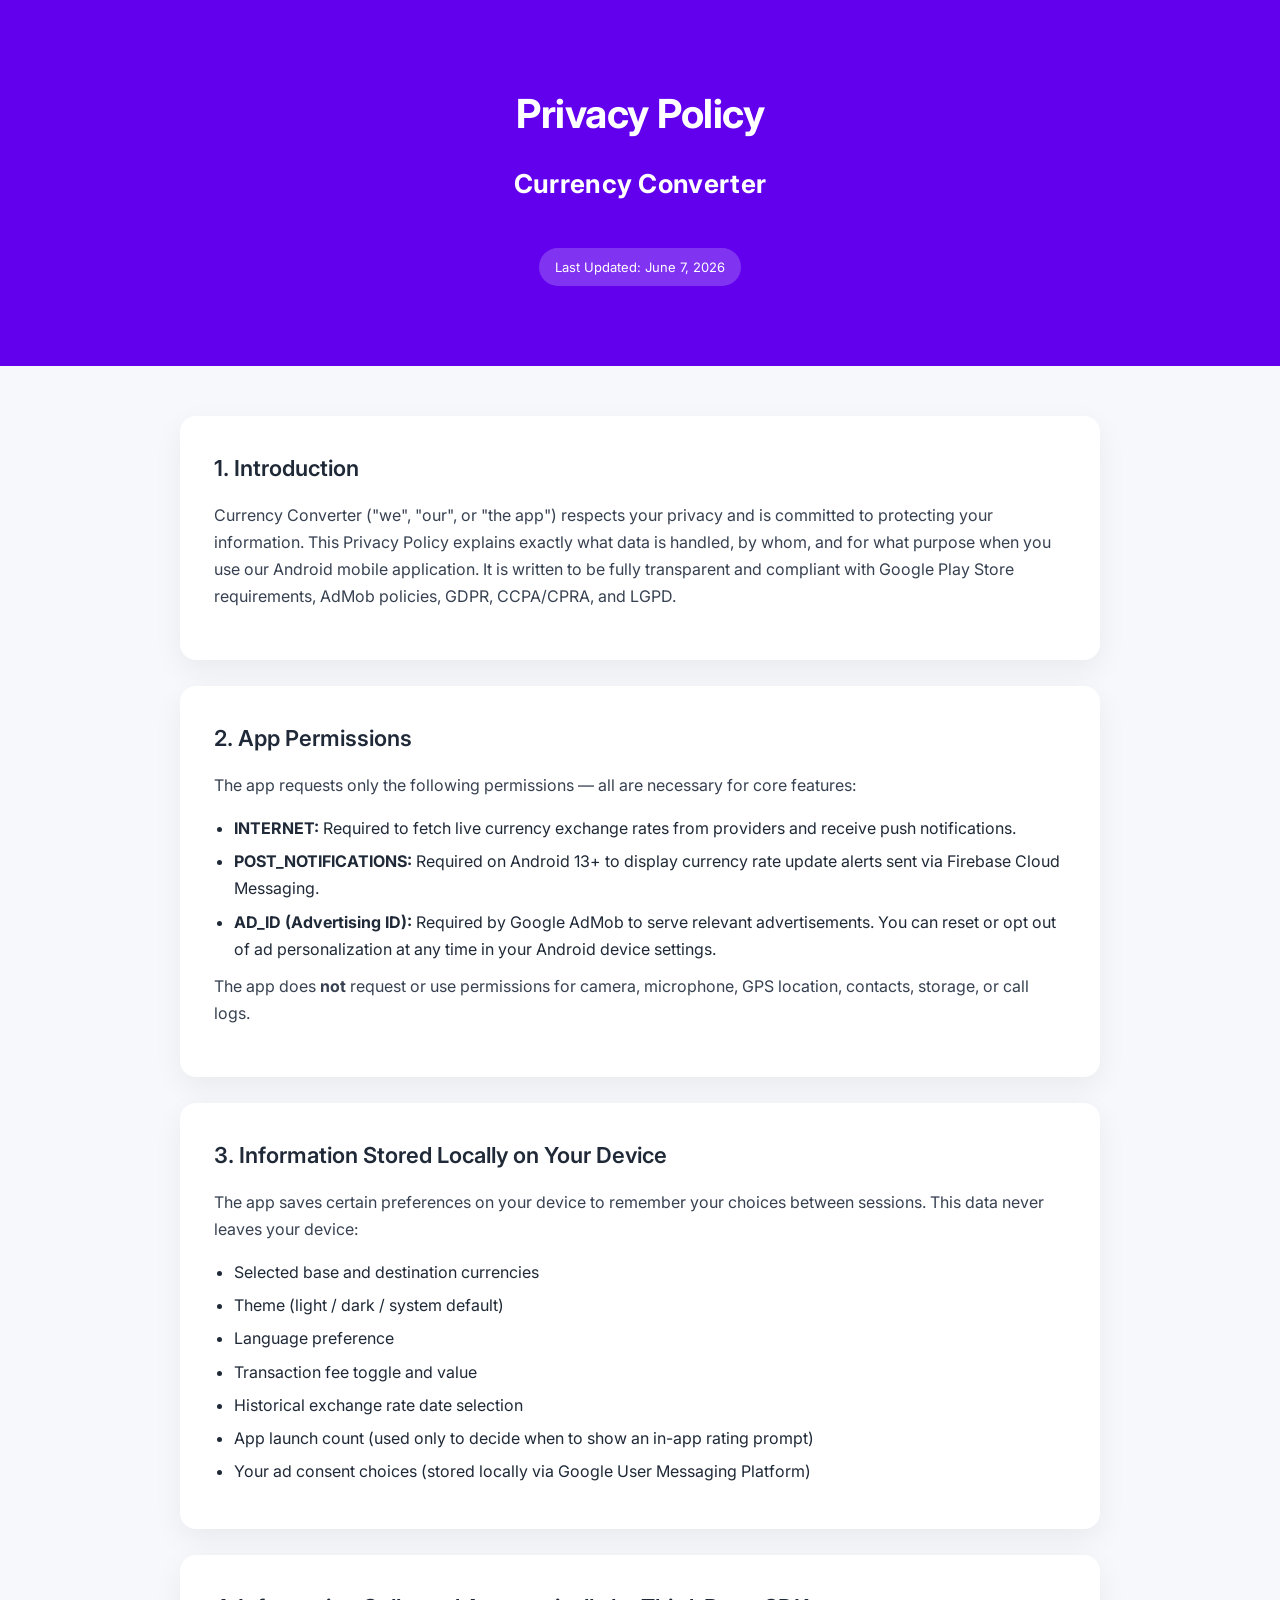
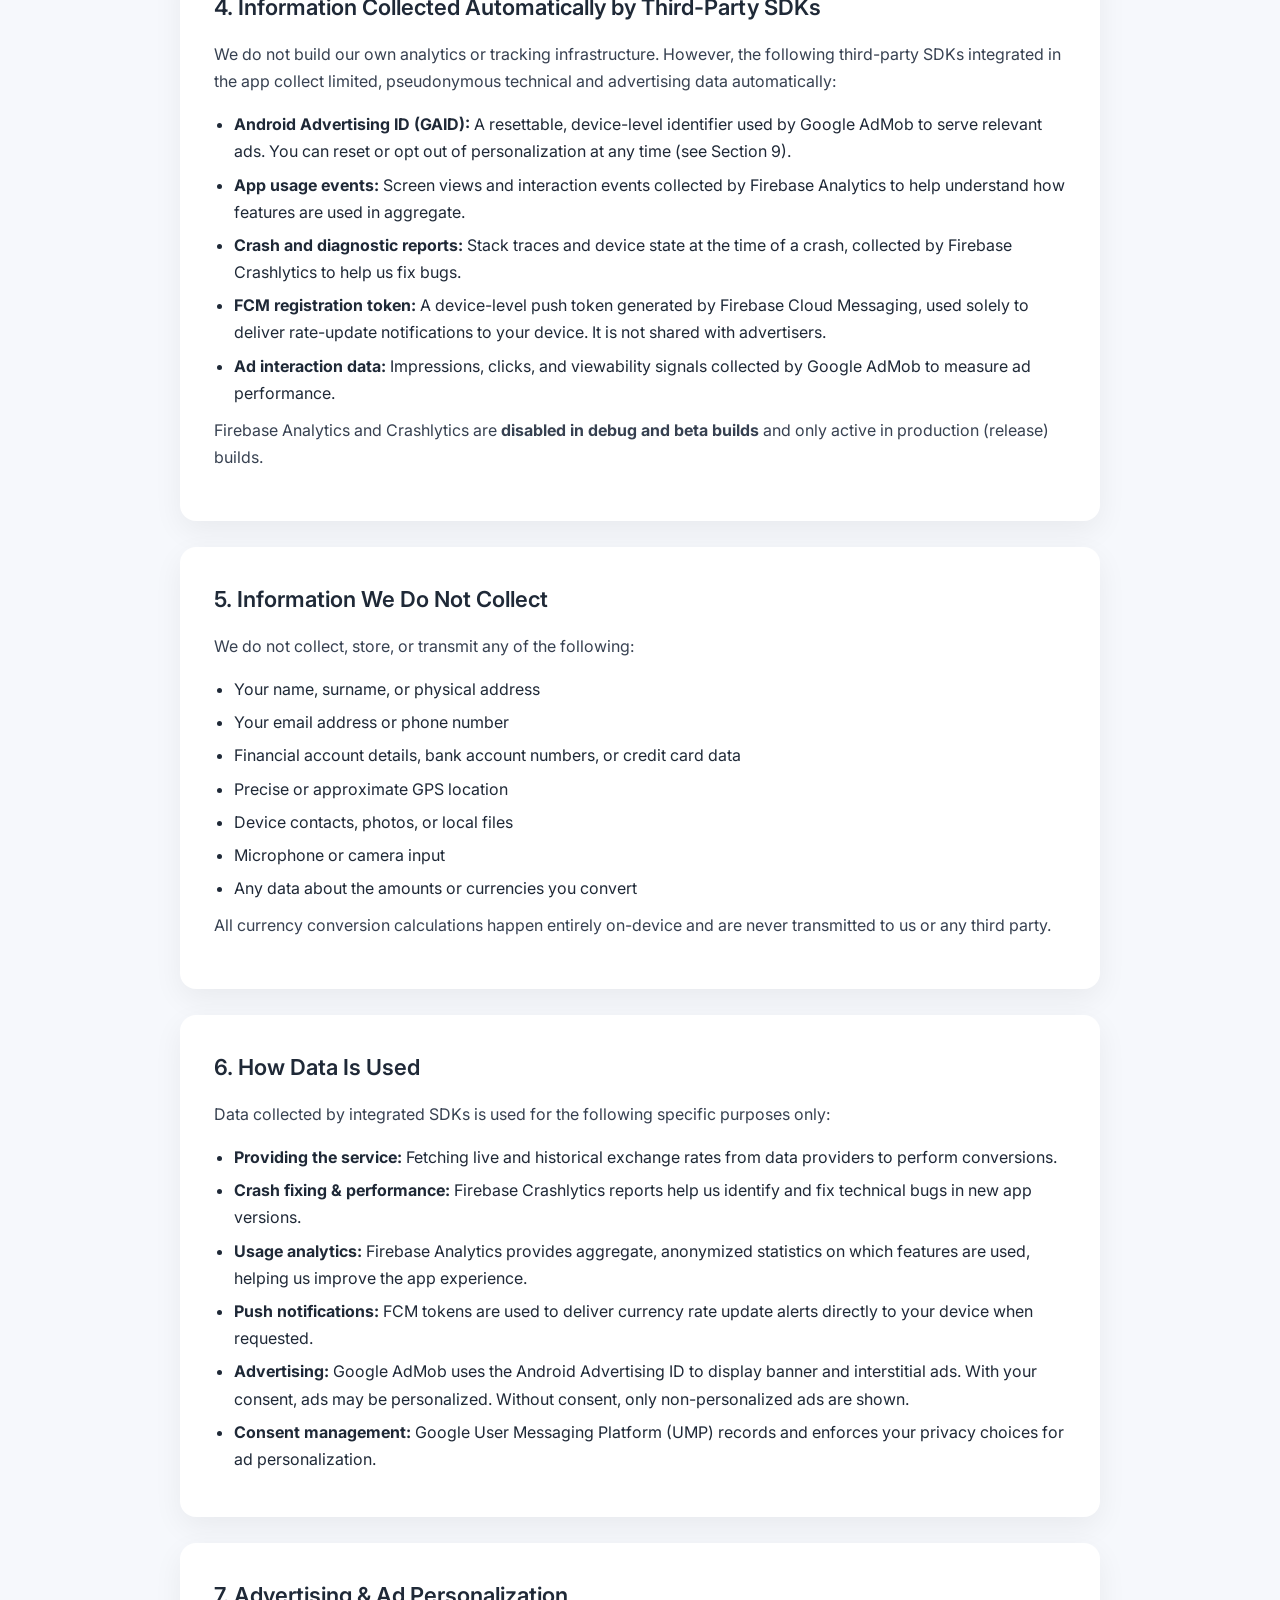
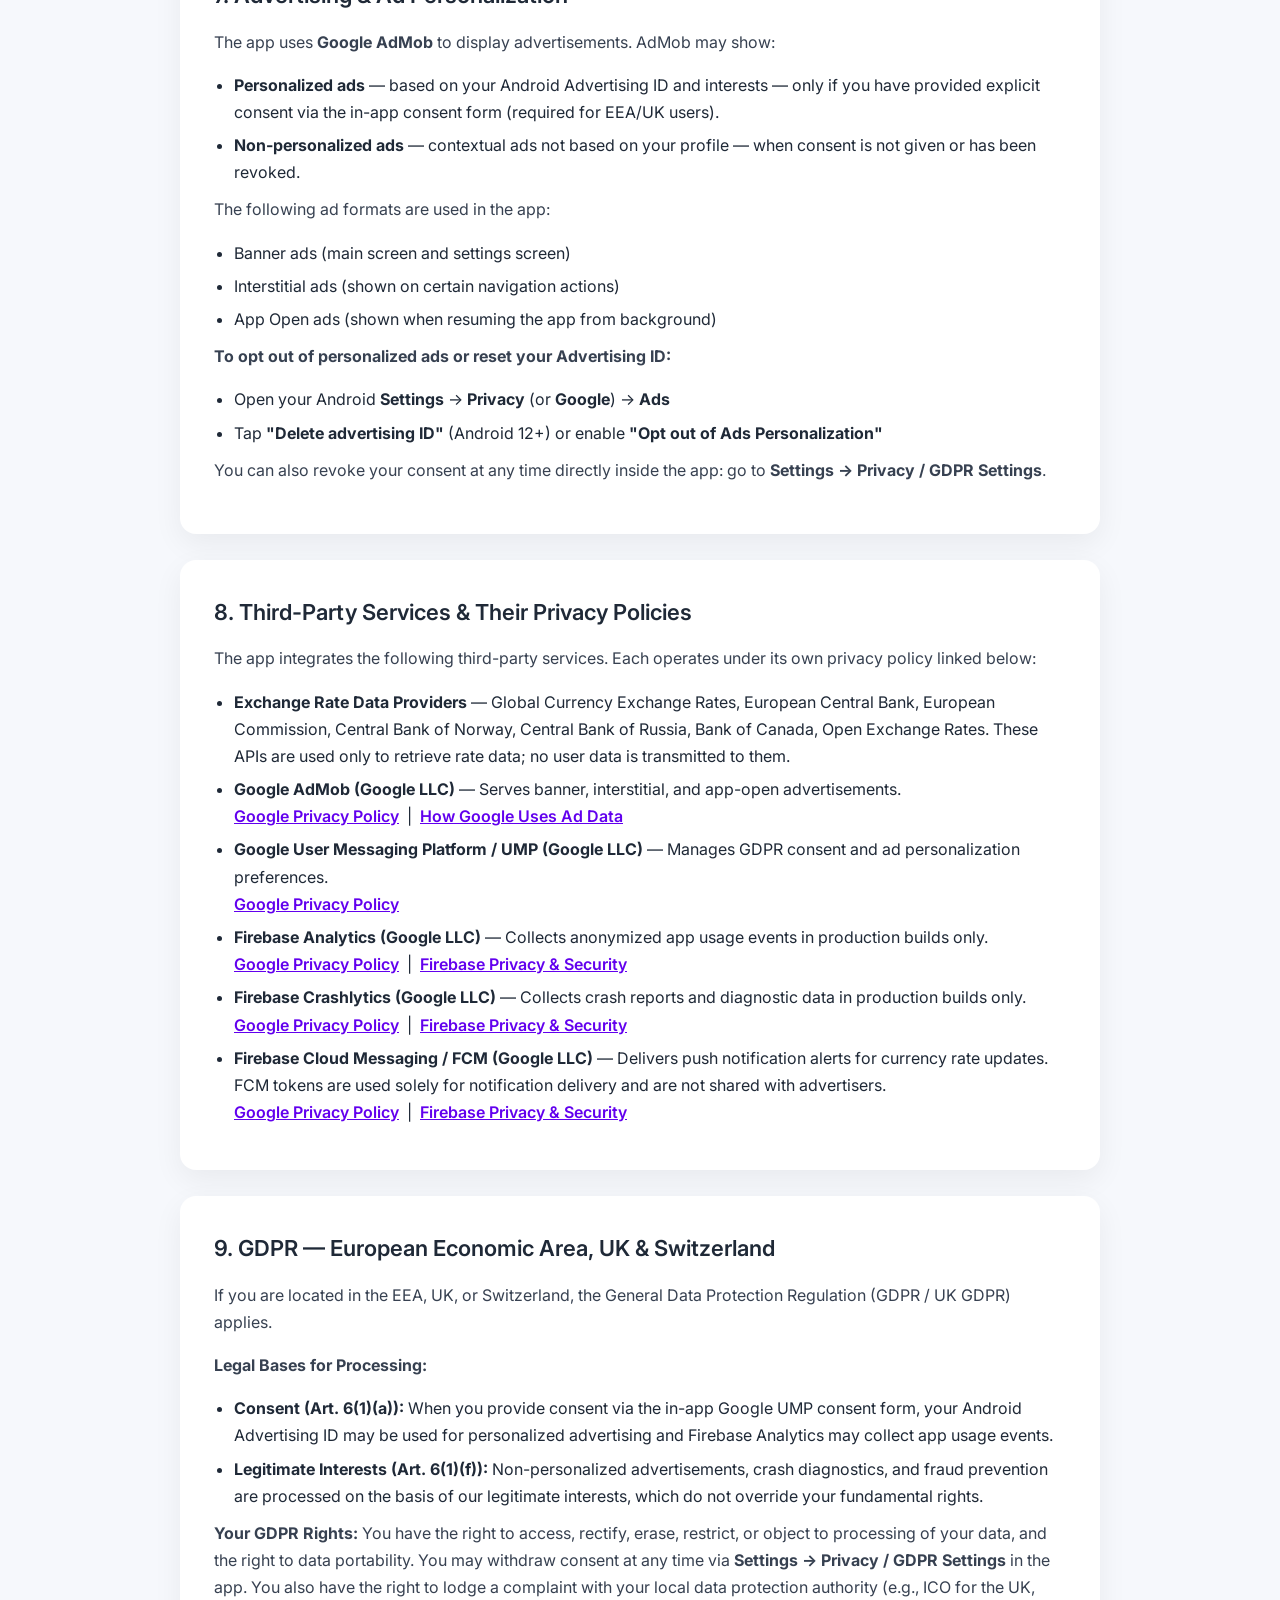
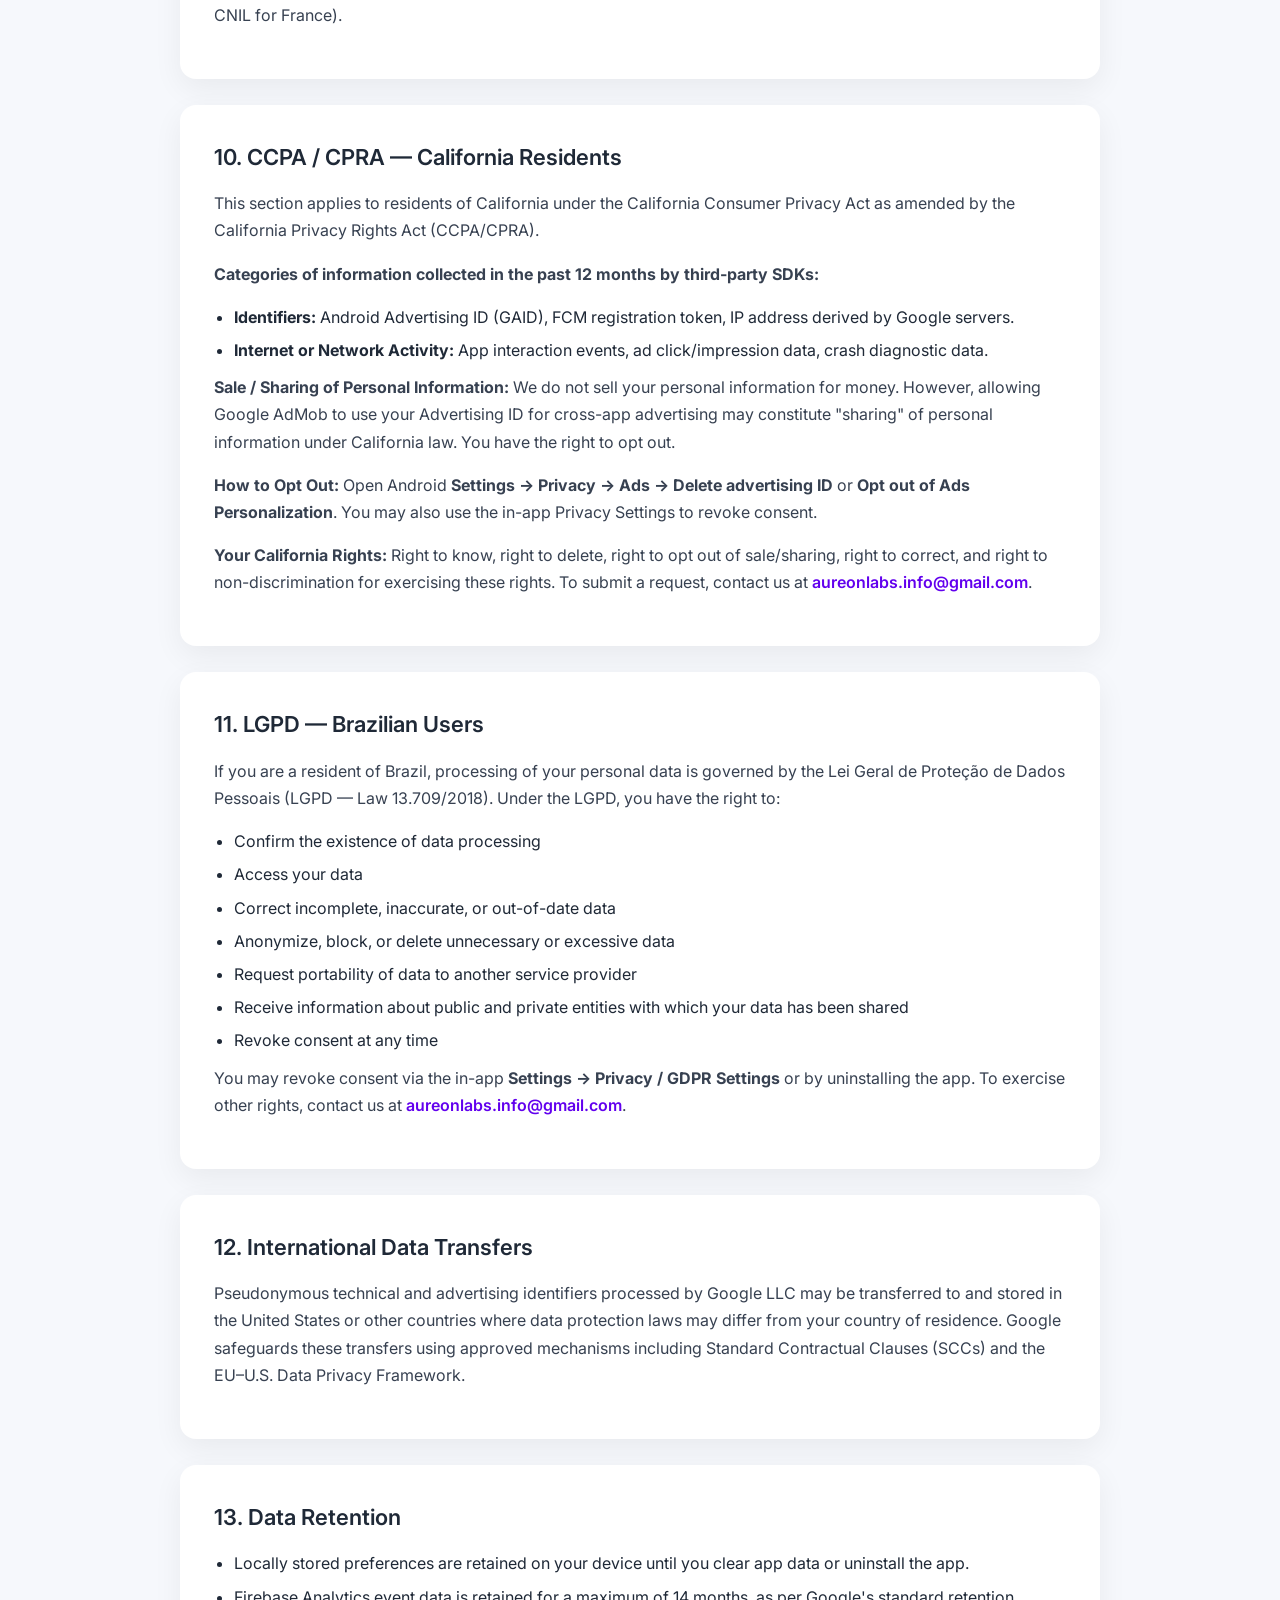
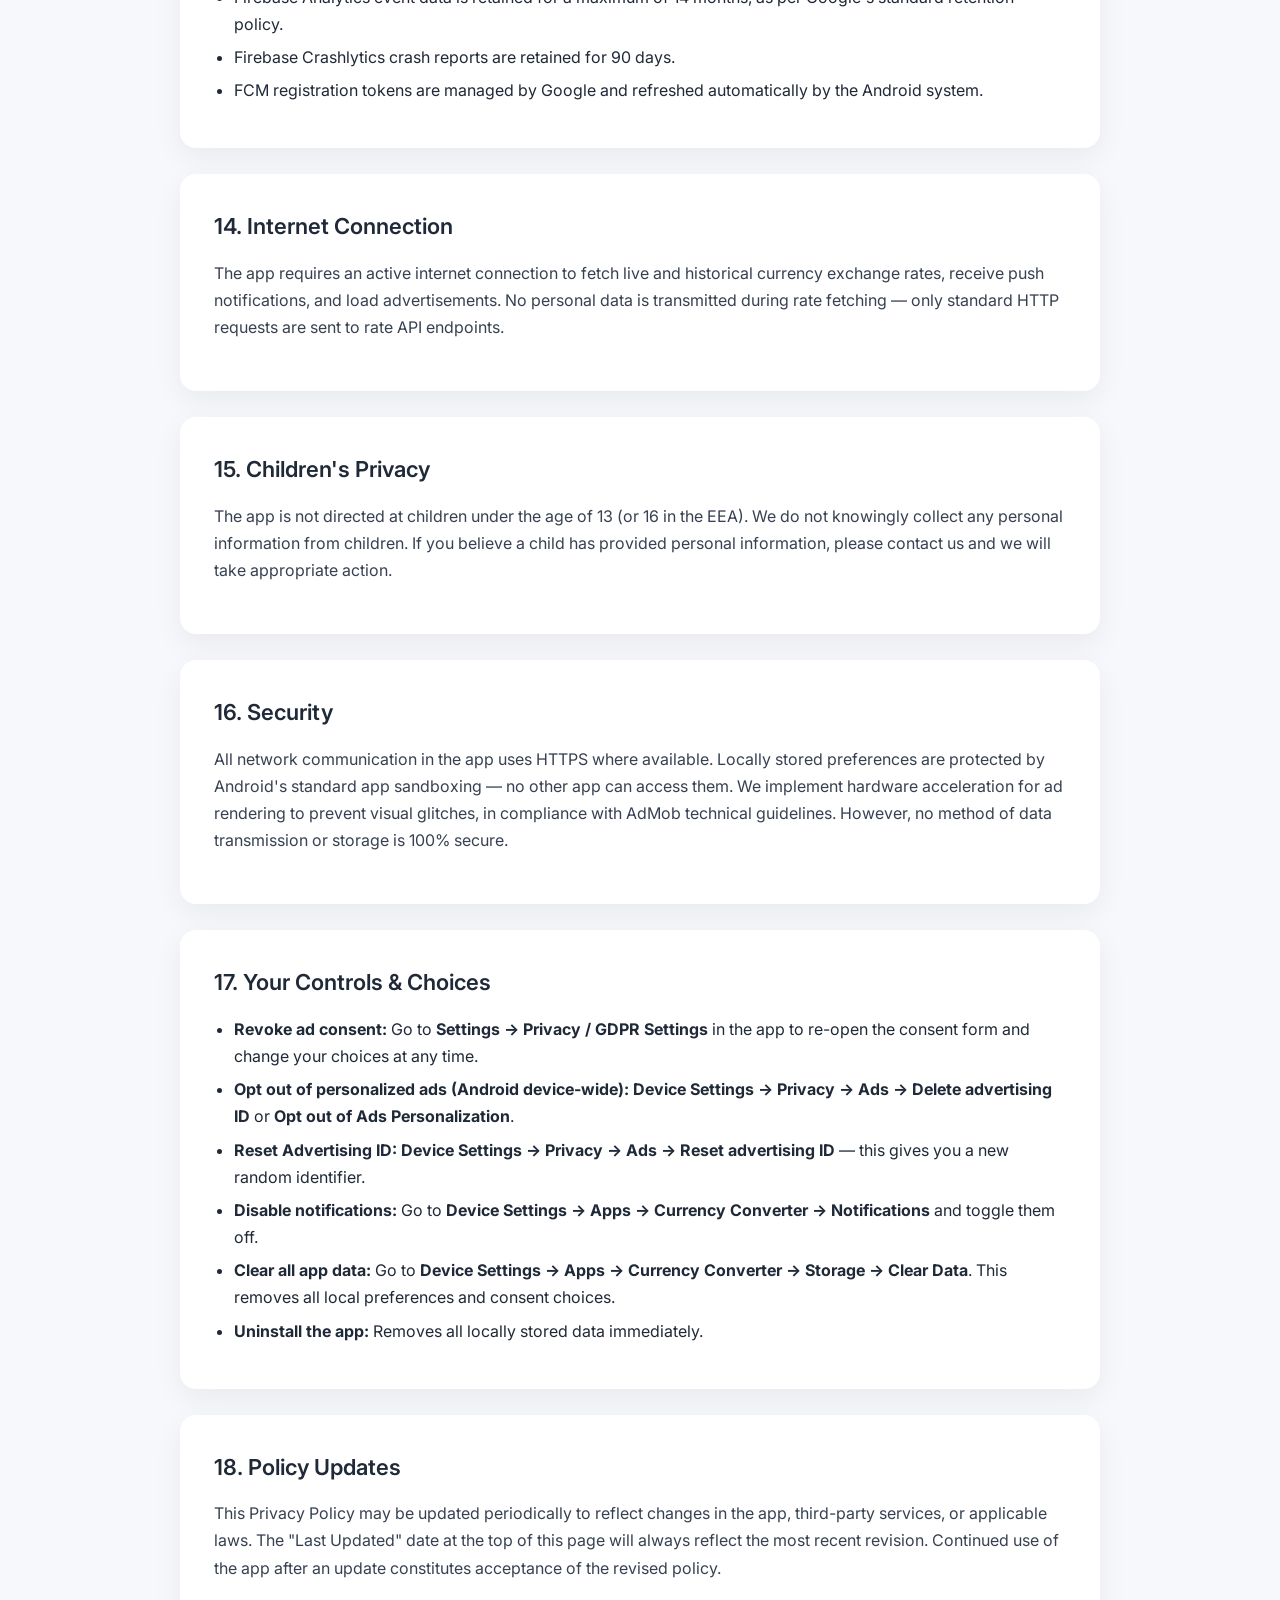
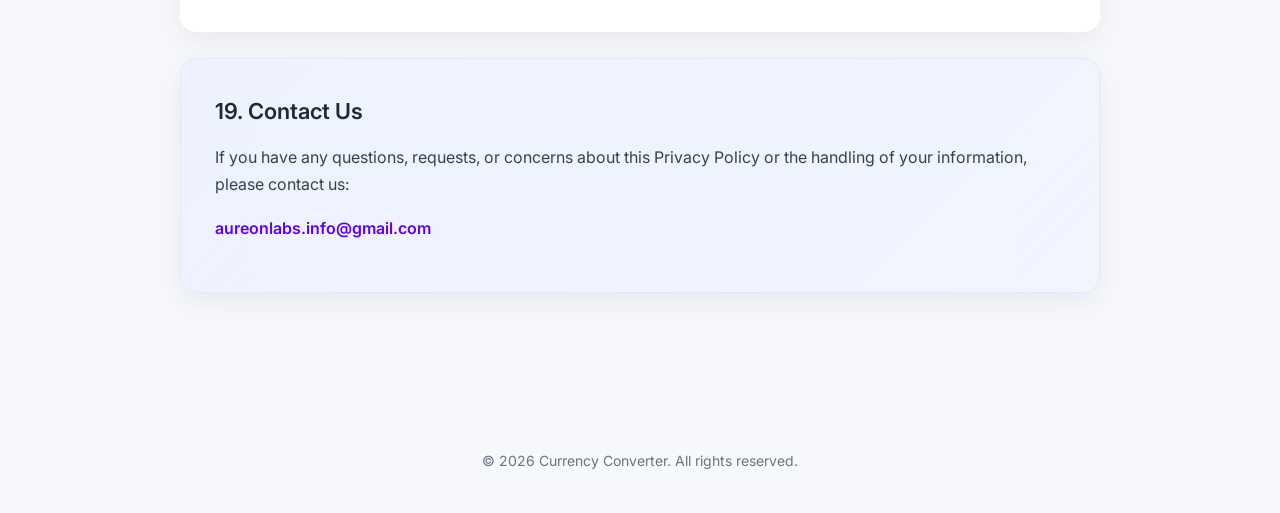
<file: currency-converter/index.html>
<!DOCTYPE html>
<html lang="en">

<head>
<meta charset="UTF-8" />
<meta name="viewport" content="width=device-width, initial-scale=1.0" />
<title>Privacy Policy - Currency Converter</title>
<link href="https://fonts.googleapis.com/css2?family=Inter:wght@300;400;500;600;700&display=swap" rel="stylesheet">

<style>
:root {
--primary: #6200EE;
--primary2: #6200EE;
--bg: #f6f8fc;
--card: #ffffff;
--text: #1f2937;
--muted: #6b7280;
}

* {
box-sizing: border-box
}

body {
margin: 0;
font-family: 'Inter', sans-serif;
background: var(--bg);
color: var(--text);
line-height: 1.7;
}

/* HEADER */

.header {
background: linear-gradient(135deg, var(--primary), var(--primary2));
color: white;
padding: 80px 20px;
text-align: center;
position: relative;
}

.header h1 {
margin: 0;
font-size: 40px;
font-weight: 700;
letter-spacing: -0.5px;
}

.appname {
margin-top: 14px;
font-size: 26px;
font-weight: 700;
color: #ffffff;
letter-spacing: 0.3px;
}

.badge {
display: inline-block;
margin-top: 16px;
padding: 8px 16px;
background: rgba(255, 255, 255, 0.2);
border-radius: 999px;
font-size: 13px;
}

/* CONTAINER */

.container {
max-width: 960px;
margin: auto;
padding: 50px 20px 90px 20px;
}

/* CARD */

.card {
background: var(--card);
padding: 34px;
border-radius: 16px;
margin-bottom: 26px;
box-shadow: 0 10px 30px rgba(0, 0, 0, 0.06);
transition: transform .2s ease, box-shadow .2s ease;
}

.card:hover {
transform: translateY(-3px);
box-shadow: 0 16px 40px rgba(0, 0, 0, 0.08);
}

h2 {
margin-top: 0;
font-size: 22px;
font-weight: 600;
margin-bottom: 14px;
}

p {
margin-top: 0;
color: #374151;
}

ul {
padding-left: 20px;
margin: 10px 0;
}

li {
margin: 6px 0;
}

/* CONTACT CARD */

.contact {
background: linear-gradient(135deg, #eef2ff, #f1f5ff);
border: 1px solid #e5e7ff;
}

.email {
font-weight: 600;
color: var(--primary);
}

/* FOOTER */

.footer {
text-align: center;
padding: 40px 20px;
font-size: 14px;
color: var(--muted);
}

/* MOBILE */

@media (max-width:640px) {

.header {
padding: 60px 20px;
}

.header h1 {
font-size: 30px;
}

.container {
padding: 30px 16px 70px 16px;
}

.card {
padding: 24px;
}

}
</style>
</head>

<body>

<div class="header">
<h1>Privacy Policy</h1>
<p class="appname">Currency Converter</p>
<div class="badge">Last Updated: June 7, 2026</div>
</div>

<div class="container">

<!-- 1. Introduction -->
<div class="card">
<h2>1. Introduction</h2>
<p>Currency Converter ("we", "our", or "the app") respects your privacy and is committed to protecting your information. This Privacy Policy explains exactly what data is handled, by whom, and for what purpose when you use our Android mobile application. It is written to be fully transparent and compliant with Google Play Store requirements, AdMob policies, GDPR, CCPA/CPRA, and LGPD.</p>
</div>

<!-- 2. Permissions We Use -->
<div class="card">
<h2>2. App Permissions</h2>
<p>The app requests only the following permissions — all are necessary for core features:</p>
<ul>
<li><strong>INTERNET:</strong> Required to fetch live currency exchange rates from providers and receive push notifications.</li>
<li><strong>POST_NOTIFICATIONS:</strong> Required on Android 13+ to display currency rate update alerts sent via Firebase Cloud Messaging.</li>
<li><strong>AD_ID (Advertising ID):</strong> Required by Google AdMob to serve relevant advertisements. You can reset or opt out of ad personalization at any time in your Android device settings.</li>
</ul>
<p>The app does <strong>not</strong> request or use permissions for camera, microphone, GPS location, contacts, storage, or call logs.</p>
</div>

<!-- 3. Information We Store Locally -->
<div class="card">
<h2>3. Information Stored Locally on Your Device</h2>
<p>The app saves certain preferences on your device to remember your choices between sessions. This data never leaves your device:</p>
<ul>
<li>Selected base and destination currencies</li>
<li>Theme (light / dark / system default)</li>
<li>Language preference</li>
<li>Transaction fee toggle and value</li>
<li>Historical exchange rate date selection</li>
<li>App launch count (used only to decide when to show an in-app rating prompt)</li>
<li>Your ad consent choices (stored locally via Google User Messaging Platform)</li>
</ul>
</div>

<!-- 4. Information Collected Automatically by Third-Party SDKs -->
<div class="card">
<h2>4. Information Collected Automatically by Third-Party SDKs</h2>
<p>We do not build our own analytics or tracking infrastructure. However, the following third-party SDKs integrated in the app collect limited, pseudonymous technical and advertising data automatically:</p>
<ul>
<li><strong>Android Advertising ID (GAID):</strong> A resettable, device-level identifier used by Google AdMob to serve relevant ads. You can reset or opt out of personalization at any time (see Section 9).</li>
<li><strong>App usage events:</strong> Screen views and interaction events collected by Firebase Analytics to help understand how features are used in aggregate.</li>
<li><strong>Crash and diagnostic reports:</strong> Stack traces and device state at the time of a crash, collected by Firebase Crashlytics to help us fix bugs.</li>
<li><strong>FCM registration token:</strong> A device-level push token generated by Firebase Cloud Messaging, used solely to deliver rate-update notifications to your device. It is not shared with advertisers.</li>
<li><strong>Ad interaction data:</strong> Impressions, clicks, and viewability signals collected by Google AdMob to measure ad performance.</li>
</ul>
<p>Firebase Analytics and Crashlytics are <strong>disabled in debug and beta builds</strong> and only active in production (release) builds.</p>
</div>

<!-- 5. Information We Do NOT Collect -->
<div class="card">
<h2>5. Information We Do Not Collect</h2>
<p>We do not collect, store, or transmit any of the following:</p>
<ul>
<li>Your name, surname, or physical address</li>
<li>Your email address or phone number</li>
<li>Financial account details, bank account numbers, or credit card data</li>
<li>Precise or approximate GPS location</li>
<li>Device contacts, photos, or local files</li>
<li>Microphone or camera input</li>
<li>Any data about the amounts or currencies you convert</li>
</ul>
<p>All currency conversion calculations happen entirely on-device and are never transmitted to us or any third party.</p>
</div>

<!-- 6. How Data Is Used -->
<div class="card">
<h2>6. How Data Is Used</h2>
<p>Data collected by integrated SDKs is used for the following specific purposes only:</p>
<ul>
<li><strong>Providing the service:</strong> Fetching live and historical exchange rates from data providers to perform conversions.</li>
<li><strong>Crash fixing &amp; performance:</strong> Firebase Crashlytics reports help us identify and fix technical bugs in new app versions.</li>
<li><strong>Usage analytics:</strong> Firebase Analytics provides aggregate, anonymized statistics on which features are used, helping us improve the app experience.</li>
<li><strong>Push notifications:</strong> FCM tokens are used to deliver currency rate update alerts directly to your device when requested.</li>
<li><strong>Advertising:</strong> Google AdMob uses the Android Advertising ID to display banner and interstitial ads. With your consent, ads may be personalized. Without consent, only non-personalized ads are shown.</li>
<li><strong>Consent management:</strong> Google User Messaging Platform (UMP) records and enforces your privacy choices for ad personalization.</li>
</ul>
</div>

<!-- 7. Advertising -->
<div class="card">
<h2>7. Advertising &amp; Ad Personalization</h2>
<p>The app uses <strong>Google AdMob</strong> to display advertisements. AdMob may show:</p>
<ul>
<li><strong>Personalized ads</strong> — based on your Android Advertising ID and interests — only if you have provided explicit consent via the in-app consent form (required for EEA/UK users).</li>
<li><strong>Non-personalized ads</strong> — contextual ads not based on your profile — when consent is not given or has been revoked.</li>
</ul>
<p>The following ad formats are used in the app:</p>
<ul>
<li>Banner ads (main screen and settings screen)</li>
<li>Interstitial ads (shown on certain navigation actions)</li>
<li>App Open ads (shown when resuming the app from background)</li>
</ul>
<p><strong>To opt out of personalized ads or reset your Advertising ID:</strong></p>
<ul>
<li>Open your Android <strong>Settings</strong> → <strong>Privacy</strong> (or <strong>Google</strong>) → <strong>Ads</strong></li>
<li>Tap <strong>"Delete advertising ID"</strong> (Android 12+) or enable <strong>"Opt out of Ads Personalization"</strong></li>
</ul>
<p>You can also revoke your consent at any time directly inside the app: go to <strong>Settings → Privacy / GDPR Settings</strong>.</p>
</div>

<!-- 8. Third-Party Services -->
<div class="card">
<h2>8. Third-Party Services &amp; Their Privacy Policies</h2>
<p>The app integrates the following third-party services. Each operates under its own privacy policy linked below:</p>
<ul>
<li><strong>Exchange Rate Data Providers</strong> — Global Currency Exchange Rates, European Central Bank, European Commission, Central Bank of Norway, Central Bank of Russia, Bank of Canada, Open Exchange Rates. These APIs are used only to retrieve rate data; no user data is transmitted to them.</li>
<li><strong>Google AdMob (Google LLC)</strong> — Serves banner, interstitial, and app-open advertisements.
<br><a href="https://policies.google.com/privacy" target="_blank" rel="noopener noreferrer" style="color: var(--primary); font-weight: 600;">Google Privacy Policy</a> &nbsp;|&nbsp;
<a href="https://policies.google.com/technologies/ads" target="_blank" rel="noopener noreferrer" style="color: var(--primary); font-weight: 600;">How Google Uses Ad Data</a>
</li>
<li><strong>Google User Messaging Platform / UMP (Google LLC)</strong> — Manages GDPR consent and ad personalization preferences.
<br><a href="https://policies.google.com/privacy" target="_blank" rel="noopener noreferrer" style="color: var(--primary); font-weight: 600;">Google Privacy Policy</a>
</li>
<li><strong>Firebase Analytics (Google LLC)</strong> — Collects anonymized app usage events in production builds only.
<br><a href="https://policies.google.com/privacy" target="_blank" rel="noopener noreferrer" style="color: var(--primary); font-weight: 600;">Google Privacy Policy</a> &nbsp;|&nbsp;
<a href="https://firebase.google.com/support/privacy" target="_blank" rel="noopener noreferrer" style="color: var(--primary); font-weight: 600;">Firebase Privacy &amp; Security</a>
</li>
<li><strong>Firebase Crashlytics (Google LLC)</strong> — Collects crash reports and diagnostic data in production builds only.
<br><a href="https://policies.google.com/privacy" target="_blank" rel="noopener noreferrer" style="color: var(--primary); font-weight: 600;">Google Privacy Policy</a> &nbsp;|&nbsp;
<a href="https://firebase.google.com/support/privacy" target="_blank" rel="noopener noreferrer" style="color: var(--primary); font-weight: 600;">Firebase Privacy &amp; Security</a>
</li>
<li><strong>Firebase Cloud Messaging / FCM (Google LLC)</strong> — Delivers push notification alerts for currency rate updates. FCM tokens are used solely for notification delivery and are not shared with advertisers.
<br><a href="https://policies.google.com/privacy" target="_blank" rel="noopener noreferrer" style="color: var(--primary); font-weight: 600;">Google Privacy Policy</a> &nbsp;|&nbsp;
<a href="https://firebase.google.com/support/privacy" target="_blank" rel="noopener noreferrer" style="color: var(--primary); font-weight: 600;">Firebase Privacy &amp; Security</a>
</li>
</ul>
</div>

<!-- 9. GDPR -->
<div class="card">
<h2>9. GDPR — European Economic Area, UK &amp; Switzerland</h2>
<p>If you are located in the EEA, UK, or Switzerland, the General Data Protection Regulation (GDPR / UK GDPR) applies.</p>
<p><strong>Legal Bases for Processing:</strong></p>
<ul>
<li><strong>Consent (Art. 6(1)(a)):</strong> When you provide consent via the in-app Google UMP consent form, your Android Advertising ID may be used for personalized advertising and Firebase Analytics may collect app usage events.</li>
<li><strong>Legitimate Interests (Art. 6(1)(f)):</strong> Non-personalized advertisements, crash diagnostics, and fraud prevention are processed on the basis of our legitimate interests, which do not override your fundamental rights.</li>
</ul>
<p><strong>Your GDPR Rights:</strong> You have the right to access, rectify, erase, restrict, or object to processing of your data, and the right to data portability. You may withdraw consent at any time via <strong>Settings → Privacy / GDPR Settings</strong> in the app. You also have the right to lodge a complaint with your local data protection authority (e.g., ICO for the UK, CNIL for France).</p>
</div>

<!-- 10. CCPA / CPRA -->
<div class="card">
<h2>10. CCPA / CPRA — California Residents</h2>
<p>This section applies to residents of California under the California Consumer Privacy Act as amended by the California Privacy Rights Act (CCPA/CPRA).</p>
<p><strong>Categories of information collected in the past 12 months by third-party SDKs:</strong></p>
<ul>
<li><strong>Identifiers:</strong> Android Advertising ID (GAID), FCM registration token, IP address derived by Google servers.</li>
<li><strong>Internet or Network Activity:</strong> App interaction events, ad click/impression data, crash diagnostic data.</li>
</ul>
<p><strong>Sale / Sharing of Personal Information:</strong> We do not sell your personal information for money. However, allowing Google AdMob to use your Advertising ID for cross-app advertising may constitute "sharing" of personal information under California law. You have the right to opt out.</p>
<p><strong>How to Opt Out:</strong> Open Android <strong>Settings → Privacy → Ads → Delete advertising ID</strong> or <strong>Opt out of Ads Personalization</strong>. You may also use the in-app Privacy Settings to revoke consent.</p>
<p><strong>Your California Rights:</strong> Right to know, right to delete, right to opt out of sale/sharing, right to correct, and right to non-discrimination for exercising these rights. To submit a request, contact us at <span class="email">aureonlabs.info@gmail.com</span>.</p>
</div>

<!-- 11. LGPD -->
<div class="card">
<h2>11. LGPD — Brazilian Users</h2>
<p>If you are a resident of Brazil, processing of your personal data is governed by the Lei Geral de Proteção de Dados Pessoais (LGPD — Law 13.709/2018). Under the LGPD, you have the right to:</p>
<ul>
<li>Confirm the existence of data processing</li>
<li>Access your data</li>
<li>Correct incomplete, inaccurate, or out-of-date data</li>
<li>Anonymize, block, or delete unnecessary or excessive data</li>
<li>Request portability of data to another service provider</li>
<li>Receive information about public and private entities with which your data has been shared</li>
<li>Revoke consent at any time</li>
</ul>
<p>You may revoke consent via the in-app <strong>Settings → Privacy / GDPR Settings</strong> or by uninstalling the app. To exercise other rights, contact us at <span class="email">aureonlabs.info@gmail.com</span>.</p>
</div>

<!-- 12. International Data Transfers -->
<div class="card">
<h2>12. International Data Transfers</h2>
<p>Pseudonymous technical and advertising identifiers processed by Google LLC may be transferred to and stored in the United States or other countries where data protection laws may differ from your country of residence. Google safeguards these transfers using approved mechanisms including Standard Contractual Clauses (SCCs) and the EU–U.S. Data Privacy Framework.</p>
</div>

<!-- 13. Data Retention -->
<div class="card">
<h2>13. Data Retention</h2>
<ul>
<li>Locally stored preferences are retained on your device until you clear app data or uninstall the app.</li>
<li>Firebase Analytics event data is retained for a maximum of 14 months, as per Google's standard retention policy.</li>
<li>Firebase Crashlytics crash reports are retained for 90 days.</li>
<li>FCM registration tokens are managed by Google and refreshed automatically by the Android system.</li>
</ul>
</div>

<!-- 14. Internet Connection -->
<div class="card">
<h2>14. Internet Connection</h2>
<p>The app requires an active internet connection to fetch live and historical currency exchange rates, receive push notifications, and load advertisements. No personal data is transmitted during rate fetching — only standard HTTP requests are sent to rate API endpoints.</p>
</div>

<!-- 15. Children's Privacy -->
<div class="card">
<h2>15. Children's Privacy</h2>
<p>The app is not directed at children under the age of 13 (or 16 in the EEA). We do not knowingly collect any personal information from children. If you believe a child has provided personal information, please contact us and we will take appropriate action.</p>
</div>

<!-- 16. Security -->
<div class="card">
<h2>16. Security</h2>
<p>All network communication in the app uses HTTPS where available. Locally stored preferences are protected by Android's standard app sandboxing — no other app can access them. We implement hardware acceleration for ad rendering to prevent visual glitches, in compliance with AdMob technical guidelines. However, no method of data transmission or storage is 100% secure.</p>
</div>

<!-- 17. Your Controls -->
<div class="card">
<h2>17. Your Controls &amp; Choices</h2>
<ul>
<li><strong>Revoke ad consent:</strong> Go to <strong>Settings → Privacy / GDPR Settings</strong> in the app to re-open the consent form and change your choices at any time.</li>
<li><strong>Opt out of personalized ads (Android device-wide):</strong> <strong>Device Settings → Privacy → Ads → Delete advertising ID</strong> or <strong>Opt out of Ads Personalization</strong>.</li>
<li><strong>Reset Advertising ID:</strong> <strong>Device Settings → Privacy → Ads → Reset advertising ID</strong> — this gives you a new random identifier.</li>
<li><strong>Disable notifications:</strong> Go to <strong>Device Settings → Apps → Currency Converter → Notifications</strong> and toggle them off.</li>
<li><strong>Clear all app data:</strong> Go to <strong>Device Settings → Apps → Currency Converter → Storage → Clear Data</strong>. This removes all local preferences and consent choices.</li>
<li><strong>Uninstall the app:</strong> Removes all locally stored data immediately.</li>
</ul>
</div>

<!-- 18. Policy Updates -->
<div class="card">
<h2>18. Policy Updates</h2>
<p>This Privacy Policy may be updated periodically to reflect changes in the app, third-party services, or applicable laws. The "Last Updated" date at the top of this page will always reflect the most recent revision. Continued use of the app after an update constitutes acceptance of the revised policy.</p>
</div>

<!-- 19. Contact -->
<div class="card contact">
<h2>19. Contact Us</h2>
<p>If you have any questions, requests, or concerns about this Privacy Policy or the handling of your information, please contact us:</p>
<p class="email">aureonlabs.info@gmail.com</p>
</div>

</div>

<div class="footer">
© 2026 Currency Converter. All rights reserved.
</div>

</body>

</html>
</file>
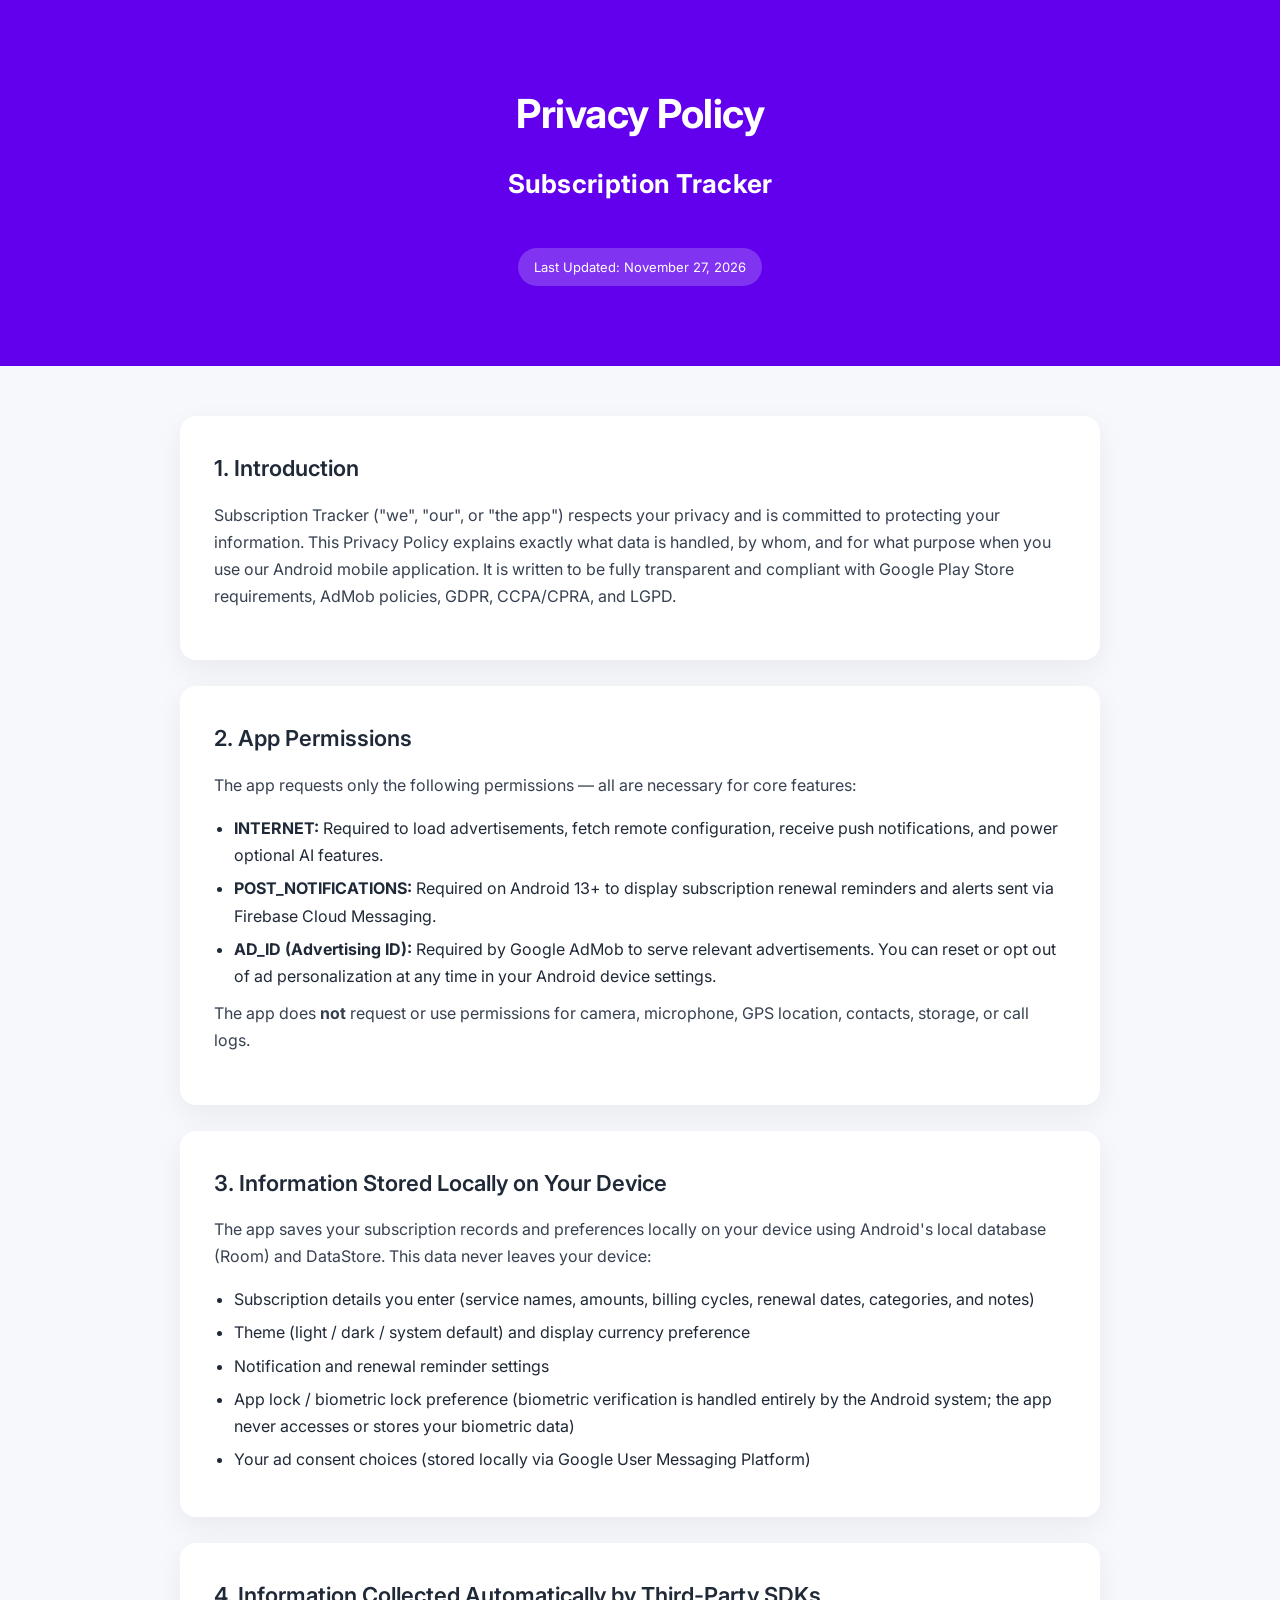
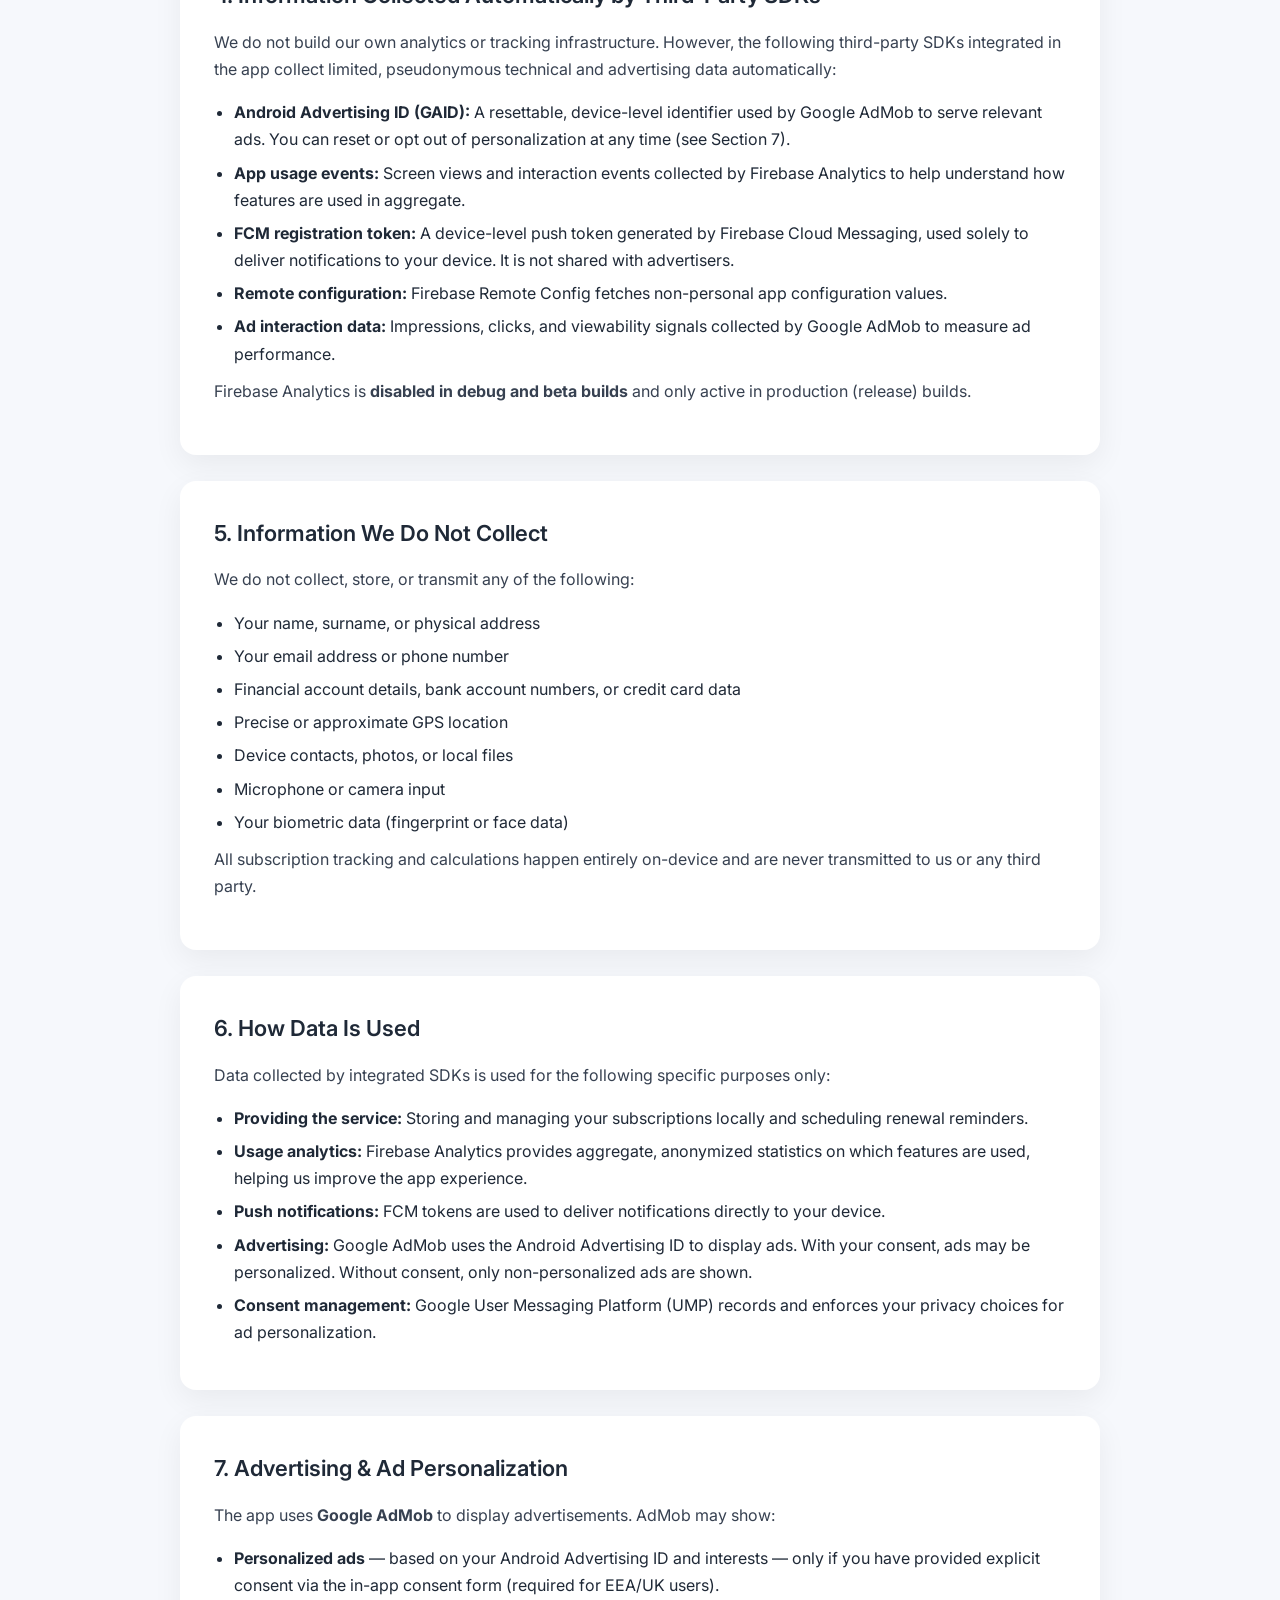
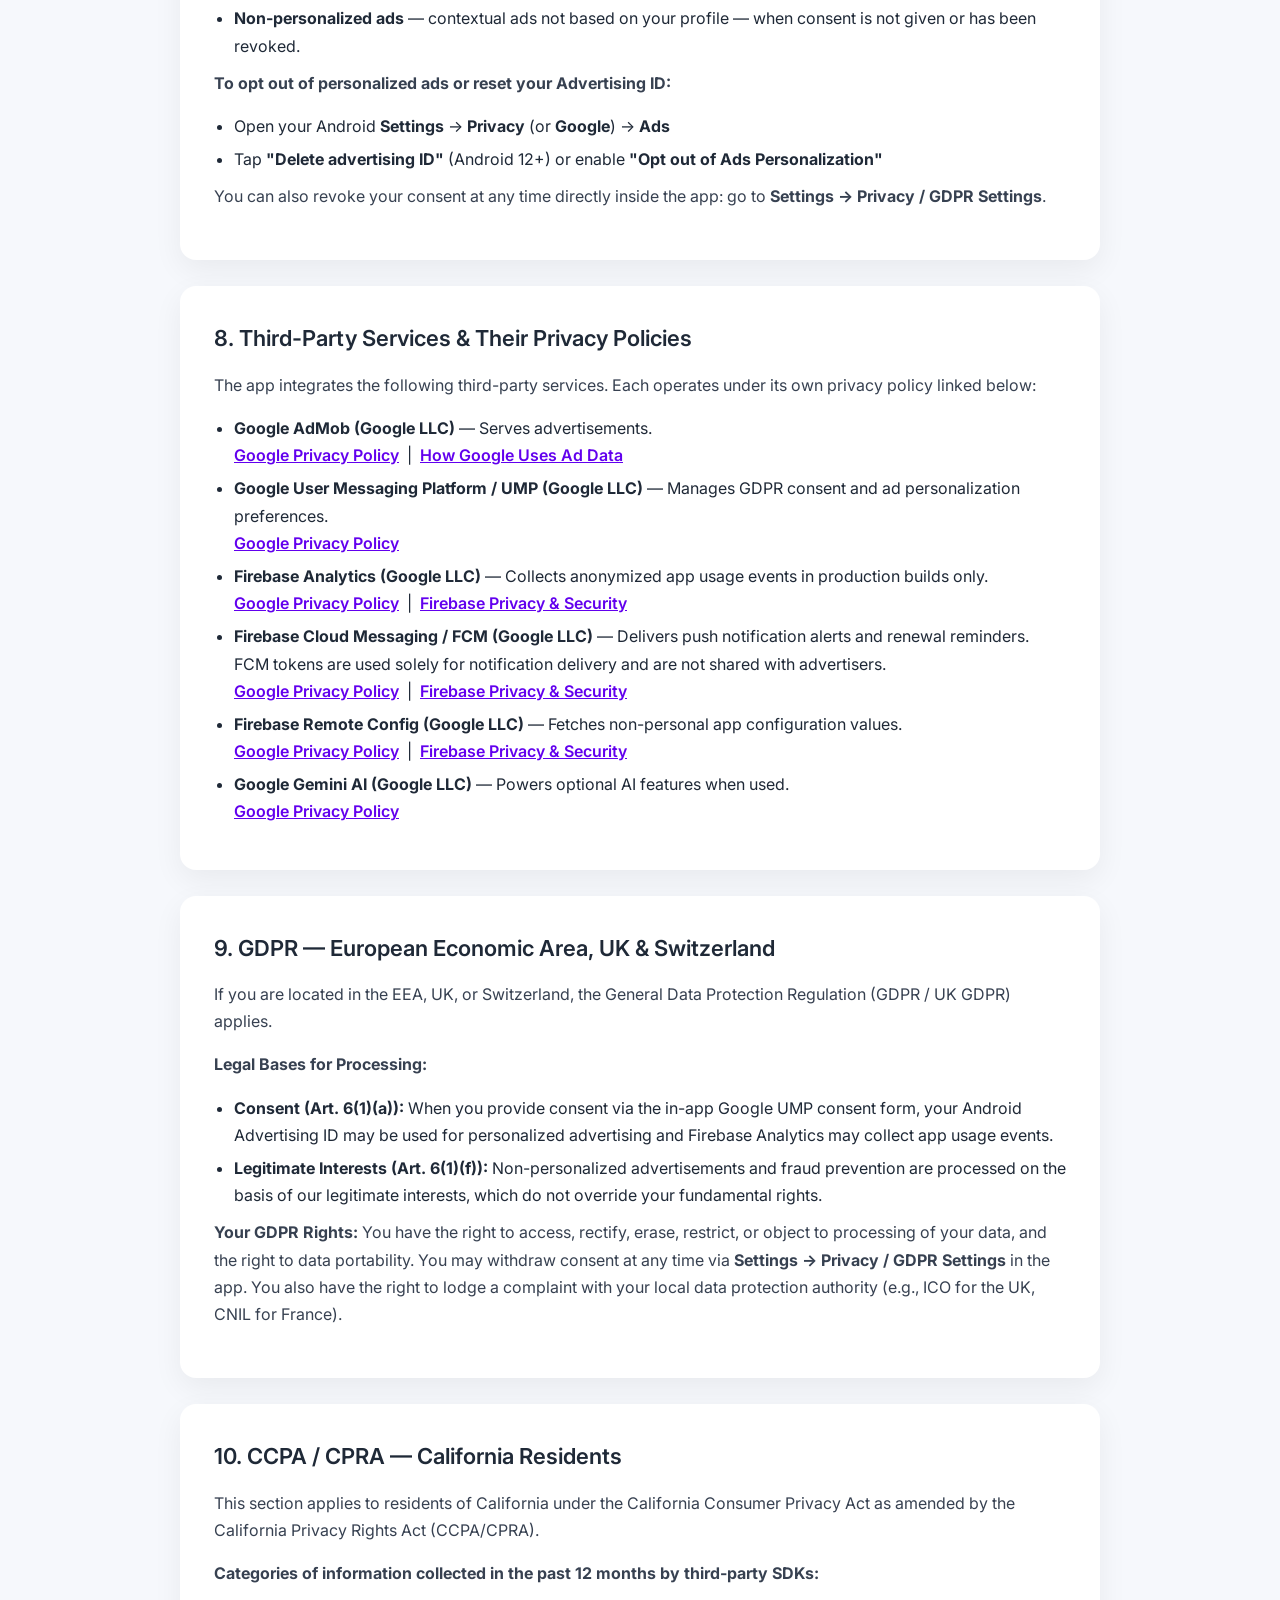
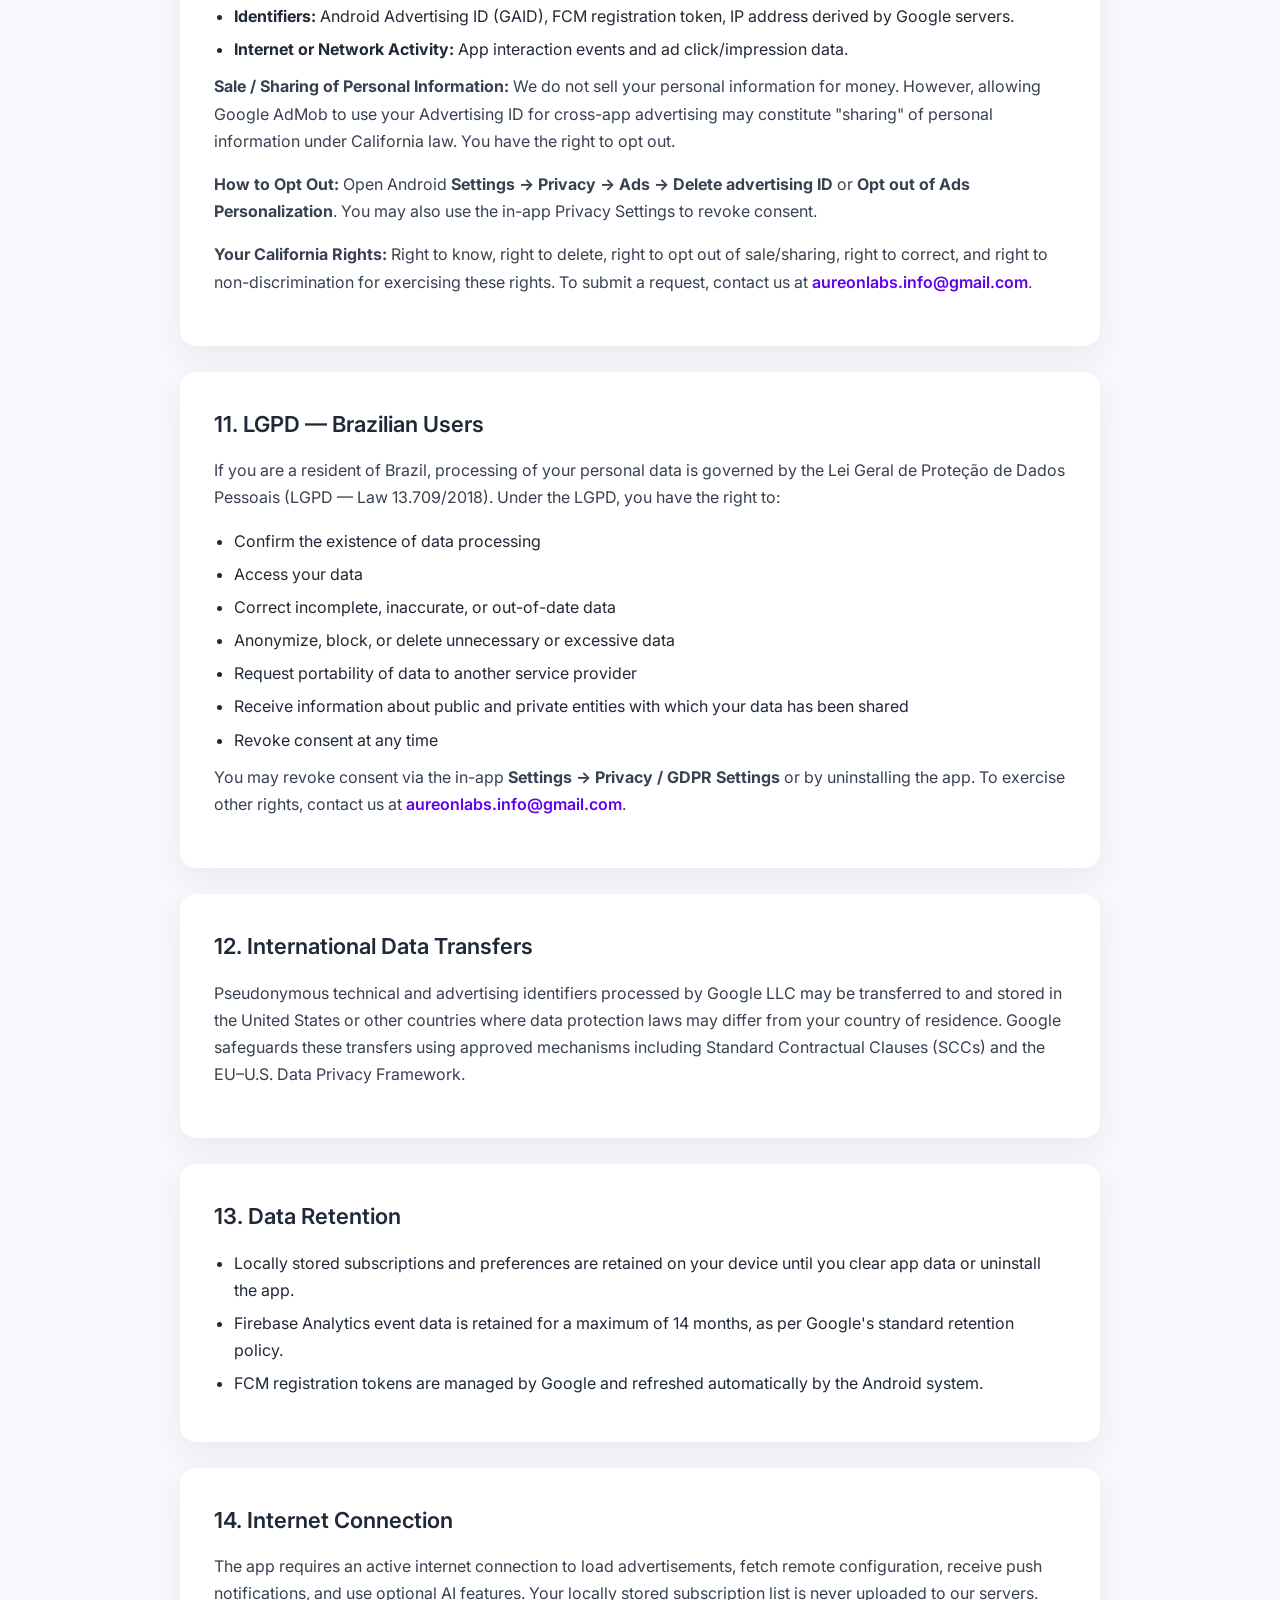
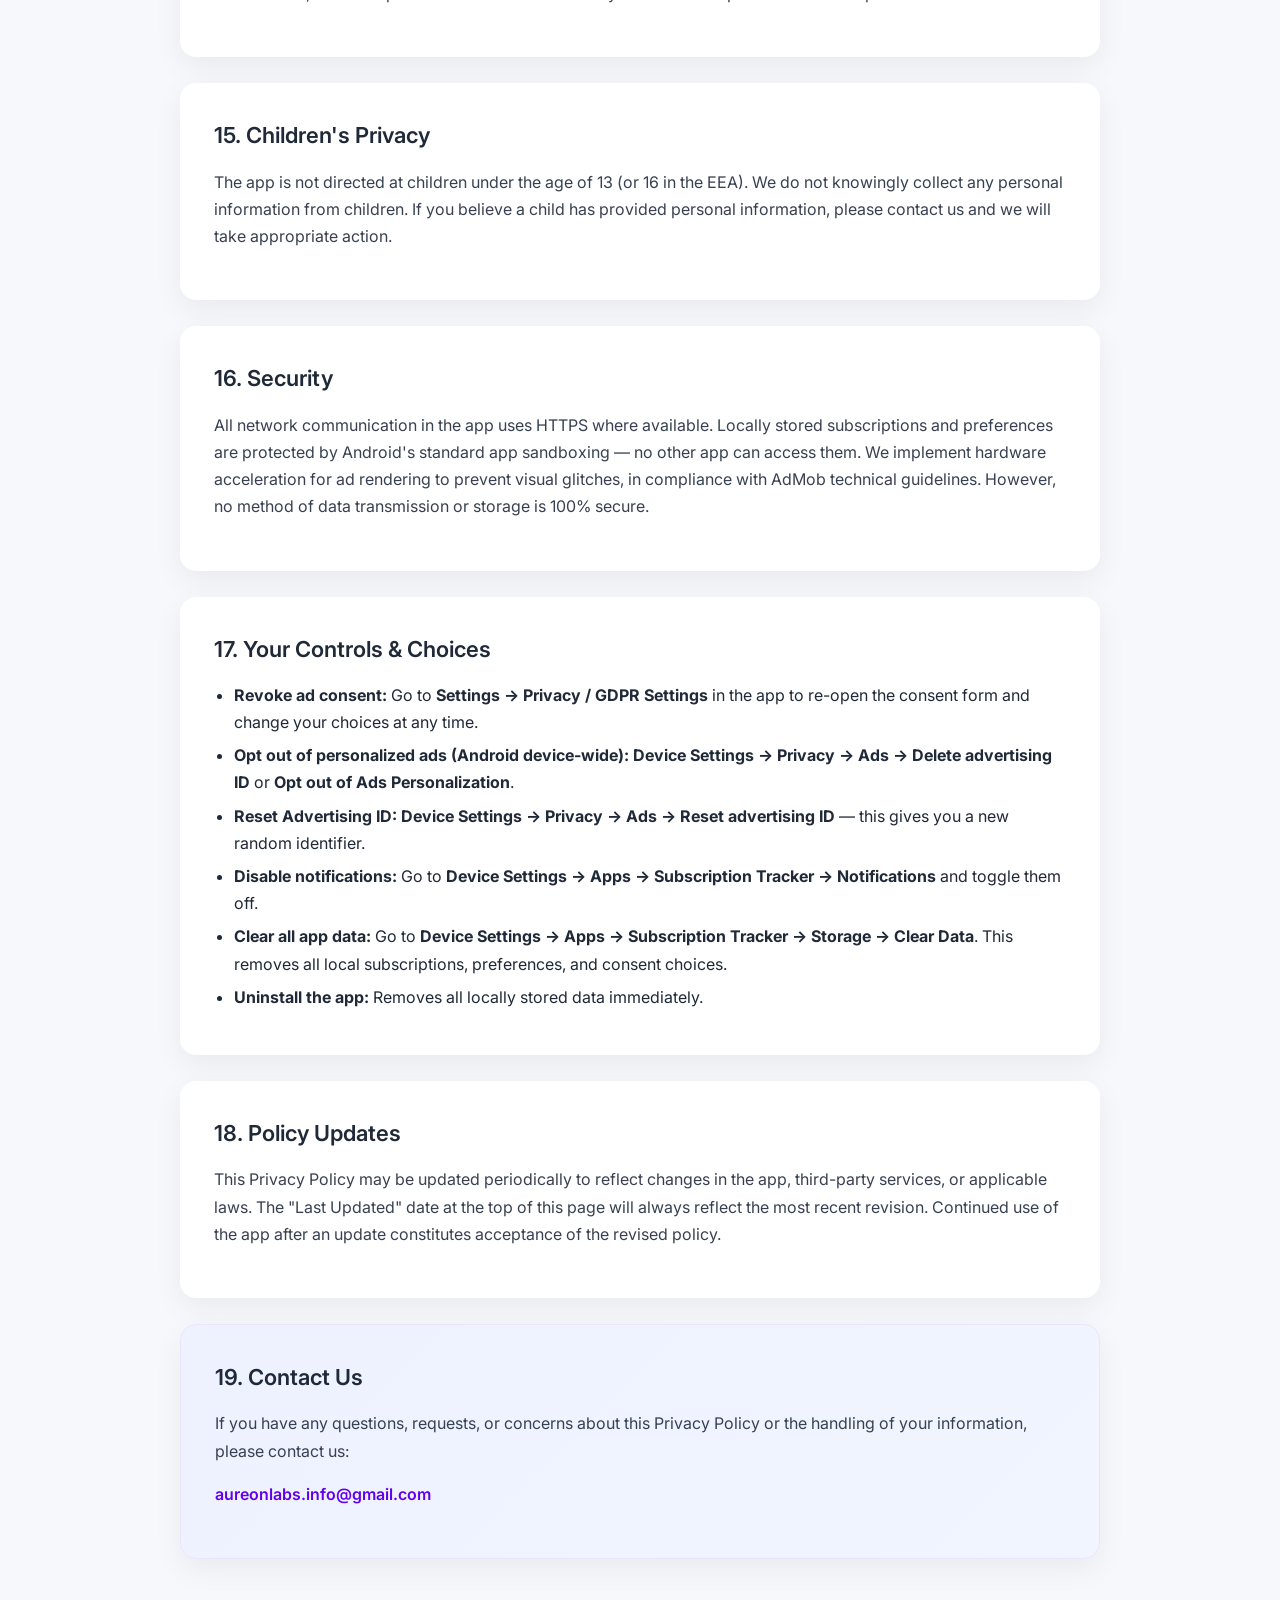
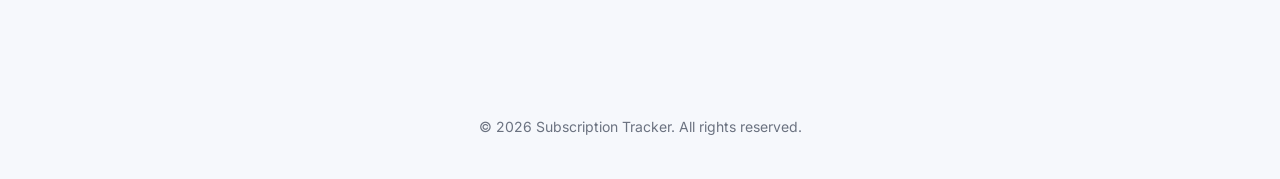
<file: subscription-tracker/index.html>
<!DOCTYPE html>
<html lang="en">

<head>
<meta charset="UTF-8" />
<meta name="viewport" content="width=device-width, initial-scale=1.0" />
<title>Privacy Policy - Subscription Tracker</title>
<link href="https://fonts.googleapis.com/css2?family=Inter:wght@300;400;500;600;700&display=swap" rel="stylesheet">

<style>
:root {
--primary: #6200EE;
--primary2: #6200EE;
--bg: #f6f8fc;
--card: #ffffff;
--text: #1f2937;
--muted: #6b7280;
}

* {
box-sizing: border-box
}

body {
margin: 0;
font-family: 'Inter', sans-serif;
background: var(--bg);
color: var(--text);
line-height: 1.7;
}

/* HEADER */

.header {
background: linear-gradient(135deg, var(--primary), var(--primary2));
color: white;
padding: 80px 20px;
text-align: center;
position: relative;
}

.header h1 {
margin: 0;
font-size: 40px;
font-weight: 700;
letter-spacing: -0.5px;
}

.appname {
margin-top: 14px;
font-size: 26px;
font-weight: 700;
color: #ffffff;
letter-spacing: 0.3px;
}

.badge {
display: inline-block;
margin-top: 16px;
padding: 8px 16px;
background: rgba(255, 255, 255, 0.2);
border-radius: 999px;
font-size: 13px;
}

/* CONTAINER */

.container {
max-width: 960px;
margin: auto;
padding: 50px 20px 90px 20px;
}

/* CARD */

.card {
background: var(--card);
padding: 34px;
border-radius: 16px;
margin-bottom: 26px;
box-shadow: 0 10px 30px rgba(0, 0, 0, 0.06);
transition: transform .2s ease, box-shadow .2s ease;
}

.card:hover {
transform: translateY(-3px);
box-shadow: 0 16px 40px rgba(0, 0, 0, 0.08);
}

h2 {
margin-top: 0;
font-size: 22px;
font-weight: 600;
margin-bottom: 14px;
}

p {
margin-top: 0;
color: #374151;
}

ul {
padding-left: 20px;
margin: 10px 0;
}

li {
margin: 6px 0;
}

/* CONTACT CARD */

.contact {
background: linear-gradient(135deg, #eef2ff, #f1f5ff);
border: 1px solid #e5e7ff;
}

.email {
font-weight: 600;
color: var(--primary);
}

/* FOOTER */

.footer {
text-align: center;
padding: 40px 20px;
font-size: 14px;
color: var(--muted);
}

/* MOBILE */

@media (max-width:640px) {

.header {
padding: 60px 20px;
}

.header h1 {
font-size: 30px;
}

.container {
padding: 30px 16px 70px 16px;
}

.card {
padding: 24px;
}

}
</style>
</head>

<body>

<div class="header">
<h1>Privacy Policy</h1>
<p class="appname">Subscription Tracker</p>
<div class="badge">Last Updated: November 27, 2026</div>
</div>

<div class="container">

<!-- 1. Introduction -->
<div class="card">
<h2>1. Introduction</h2>
<p>Subscription Tracker ("we", "our", or "the app") respects your privacy and is committed to protecting your information. This Privacy Policy explains exactly what data is handled, by whom, and for what purpose when you use our Android mobile application. It is written to be fully transparent and compliant with Google Play Store requirements, AdMob policies, GDPR, CCPA/CPRA, and LGPD.</p>
</div>

<!-- 2. Permissions We Use -->
<div class="card">
<h2>2. App Permissions</h2>
<p>The app requests only the following permissions — all are necessary for core features:</p>
<ul>
<li><strong>INTERNET:</strong> Required to load advertisements, fetch remote configuration, receive push notifications, and power optional AI features.</li>
<li><strong>POST_NOTIFICATIONS:</strong> Required on Android 13+ to display subscription renewal reminders and alerts sent via Firebase Cloud Messaging.</li>
<li><strong>AD_ID (Advertising ID):</strong> Required by Google AdMob to serve relevant advertisements. You can reset or opt out of ad personalization at any time in your Android device settings.</li>
</ul>
<p>The app does <strong>not</strong> request or use permissions for camera, microphone, GPS location, contacts, storage, or call logs.</p>
</div>

<!-- 3. Information We Store Locally -->
<div class="card">
<h2>3. Information Stored Locally on Your Device</h2>
<p>The app saves your subscription records and preferences locally on your device using Android's local database (Room) and DataStore. This data never leaves your device:</p>
<ul>
<li>Subscription details you enter (service names, amounts, billing cycles, renewal dates, categories, and notes)</li>
<li>Theme (light / dark / system default) and display currency preference</li>
<li>Notification and renewal reminder settings</li>
<li>App lock / biometric lock preference (biometric verification is handled entirely by the Android system; the app never accesses or stores your biometric data)</li>
<li>Your ad consent choices (stored locally via Google User Messaging Platform)</li>
</ul>
</div>

<!-- 4. Information Collected Automatically by Third-Party SDKs -->
<div class="card">
<h2>4. Information Collected Automatically by Third-Party SDKs</h2>
<p>We do not build our own analytics or tracking infrastructure. However, the following third-party SDKs integrated in the app collect limited, pseudonymous technical and advertising data automatically:</p>
<ul>
<li><strong>Android Advertising ID (GAID):</strong> A resettable, device-level identifier used by Google AdMob to serve relevant ads. You can reset or opt out of personalization at any time (see Section 7).</li>
<li><strong>App usage events:</strong> Screen views and interaction events collected by Firebase Analytics to help understand how features are used in aggregate.</li>
<li><strong>FCM registration token:</strong> A device-level push token generated by Firebase Cloud Messaging, used solely to deliver notifications to your device. It is not shared with advertisers.</li>
<li><strong>Remote configuration:</strong> Firebase Remote Config fetches non-personal app configuration values.</li>
<li><strong>Ad interaction data:</strong> Impressions, clicks, and viewability signals collected by Google AdMob to measure ad performance.</li>
</ul>
<p>Firebase Analytics is <strong>disabled in debug and beta builds</strong> and only active in production (release) builds.</p>
</div>

<!-- 5. Information We Do NOT Collect -->
<div class="card">
<h2>5. Information We Do Not Collect</h2>
<p>We do not collect, store, or transmit any of the following:</p>
<ul>
<li>Your name, surname, or physical address</li>
<li>Your email address or phone number</li>
<li>Financial account details, bank account numbers, or credit card data</li>
<li>Precise or approximate GPS location</li>
<li>Device contacts, photos, or local files</li>
<li>Microphone or camera input</li>
<li>Your biometric data (fingerprint or face data)</li>
</ul>
<p>All subscription tracking and calculations happen entirely on-device and are never transmitted to us or any third party.</p>
</div>

<!-- 6. How Data Is Used -->
<div class="card">
<h2>6. How Data Is Used</h2>
<p>Data collected by integrated SDKs is used for the following specific purposes only:</p>
<ul>
<li><strong>Providing the service:</strong> Storing and managing your subscriptions locally and scheduling renewal reminders.</li>
<li><strong>Usage analytics:</strong> Firebase Analytics provides aggregate, anonymized statistics on which features are used, helping us improve the app experience.</li>
<li><strong>Push notifications:</strong> FCM tokens are used to deliver notifications directly to your device.</li>
<li><strong>Advertising:</strong> Google AdMob uses the Android Advertising ID to display ads. With your consent, ads may be personalized. Without consent, only non-personalized ads are shown.</li>
<li><strong>Consent management:</strong> Google User Messaging Platform (UMP) records and enforces your privacy choices for ad personalization.</li>
</ul>
</div>

<!-- 7. Advertising -->
<div class="card">
<h2>7. Advertising &amp; Ad Personalization</h2>
<p>The app uses <strong>Google AdMob</strong> to display advertisements. AdMob may show:</p>
<ul>
<li><strong>Personalized ads</strong> — based on your Android Advertising ID and interests — only if you have provided explicit consent via the in-app consent form (required for EEA/UK users).</li>
<li><strong>Non-personalized ads</strong> — contextual ads not based on your profile — when consent is not given or has been revoked.</li>
</ul>
<p><strong>To opt out of personalized ads or reset your Advertising ID:</strong></p>
<ul>
<li>Open your Android <strong>Settings</strong> → <strong>Privacy</strong> (or <strong>Google</strong>) → <strong>Ads</strong></li>
<li>Tap <strong>"Delete advertising ID"</strong> (Android 12+) or enable <strong>"Opt out of Ads Personalization"</strong></li>
</ul>
<p>You can also revoke your consent at any time directly inside the app: go to <strong>Settings → Privacy / GDPR Settings</strong>.</p>
</div>

<!-- 8. Third-Party Services -->
<div class="card">
<h2>8. Third-Party Services &amp; Their Privacy Policies</h2>
<p>The app integrates the following third-party services. Each operates under its own privacy policy linked below:</p>
<ul>
<li><strong>Google AdMob (Google LLC)</strong> — Serves advertisements.
<br><a href="https://policies.google.com/privacy" target="_blank" rel="noopener noreferrer" style="color: var(--primary); font-weight: 600;">Google Privacy Policy</a> &nbsp;|&nbsp;
<a href="https://policies.google.com/technologies/ads" target="_blank" rel="noopener noreferrer" style="color: var(--primary); font-weight: 600;">How Google Uses Ad Data</a>
</li>
<li><strong>Google User Messaging Platform / UMP (Google LLC)</strong> — Manages GDPR consent and ad personalization preferences.
<br><a href="https://policies.google.com/privacy" target="_blank" rel="noopener noreferrer" style="color: var(--primary); font-weight: 600;">Google Privacy Policy</a>
</li>
<li><strong>Firebase Analytics (Google LLC)</strong> — Collects anonymized app usage events in production builds only.
<br><a href="https://policies.google.com/privacy" target="_blank" rel="noopener noreferrer" style="color: var(--primary); font-weight: 600;">Google Privacy Policy</a> &nbsp;|&nbsp;
<a href="https://firebase.google.com/support/privacy" target="_blank" rel="noopener noreferrer" style="color: var(--primary); font-weight: 600;">Firebase Privacy &amp; Security</a>
</li>
<li><strong>Firebase Cloud Messaging / FCM (Google LLC)</strong> — Delivers push notification alerts and renewal reminders. FCM tokens are used solely for notification delivery and are not shared with advertisers.
<br><a href="https://policies.google.com/privacy" target="_blank" rel="noopener noreferrer" style="color: var(--primary); font-weight: 600;">Google Privacy Policy</a> &nbsp;|&nbsp;
<a href="https://firebase.google.com/support/privacy" target="_blank" rel="noopener noreferrer" style="color: var(--primary); font-weight: 600;">Firebase Privacy &amp; Security</a>
</li>
<li><strong>Firebase Remote Config (Google LLC)</strong> — Fetches non-personal app configuration values.
<br><a href="https://policies.google.com/privacy" target="_blank" rel="noopener noreferrer" style="color: var(--primary); font-weight: 600;">Google Privacy Policy</a> &nbsp;|&nbsp;
<a href="https://firebase.google.com/support/privacy" target="_blank" rel="noopener noreferrer" style="color: var(--primary); font-weight: 600;">Firebase Privacy &amp; Security</a>
</li>
<li><strong>Google Gemini AI (Google LLC)</strong> — Powers optional AI features when used.
<br><a href="https://policies.google.com/privacy" target="_blank" rel="noopener noreferrer" style="color: var(--primary); font-weight: 600;">Google Privacy Policy</a>
</li>
</ul>
</div>

<!-- 9. GDPR -->
<div class="card">
<h2>9. GDPR — European Economic Area, UK &amp; Switzerland</h2>
<p>If you are located in the EEA, UK, or Switzerland, the General Data Protection Regulation (GDPR / UK GDPR) applies.</p>
<p><strong>Legal Bases for Processing:</strong></p>
<ul>
<li><strong>Consent (Art. 6(1)(a)):</strong> When you provide consent via the in-app Google UMP consent form, your Android Advertising ID may be used for personalized advertising and Firebase Analytics may collect app usage events.</li>
<li><strong>Legitimate Interests (Art. 6(1)(f)):</strong> Non-personalized advertisements and fraud prevention are processed on the basis of our legitimate interests, which do not override your fundamental rights.</li>
</ul>
<p><strong>Your GDPR Rights:</strong> You have the right to access, rectify, erase, restrict, or object to processing of your data, and the right to data portability. You may withdraw consent at any time via <strong>Settings → Privacy / GDPR Settings</strong> in the app. You also have the right to lodge a complaint with your local data protection authority (e.g., ICO for the UK, CNIL for France).</p>
</div>

<!-- 10. CCPA / CPRA -->
<div class="card">
<h2>10. CCPA / CPRA — California Residents</h2>
<p>This section applies to residents of California under the California Consumer Privacy Act as amended by the California Privacy Rights Act (CCPA/CPRA).</p>
<p><strong>Categories of information collected in the past 12 months by third-party SDKs:</strong></p>
<ul>
<li><strong>Identifiers:</strong> Android Advertising ID (GAID), FCM registration token, IP address derived by Google servers.</li>
<li><strong>Internet or Network Activity:</strong> App interaction events and ad click/impression data.</li>
</ul>
<p><strong>Sale / Sharing of Personal Information:</strong> We do not sell your personal information for money. However, allowing Google AdMob to use your Advertising ID for cross-app advertising may constitute "sharing" of personal information under California law. You have the right to opt out.</p>
<p><strong>How to Opt Out:</strong> Open Android <strong>Settings → Privacy → Ads → Delete advertising ID</strong> or <strong>Opt out of Ads Personalization</strong>. You may also use the in-app Privacy Settings to revoke consent.</p>
<p><strong>Your California Rights:</strong> Right to know, right to delete, right to opt out of sale/sharing, right to correct, and right to non-discrimination for exercising these rights. To submit a request, contact us at <span class="email">aureonlabs.info@gmail.com</span>.</p>
</div>

<!-- 11. LGPD -->
<div class="card">
<h2>11. LGPD — Brazilian Users</h2>
<p>If you are a resident of Brazil, processing of your personal data is governed by the Lei Geral de Proteção de Dados Pessoais (LGPD — Law 13.709/2018). Under the LGPD, you have the right to:</p>
<ul>
<li>Confirm the existence of data processing</li>
<li>Access your data</li>
<li>Correct incomplete, inaccurate, or out-of-date data</li>
<li>Anonymize, block, or delete unnecessary or excessive data</li>
<li>Request portability of data to another service provider</li>
<li>Receive information about public and private entities with which your data has been shared</li>
<li>Revoke consent at any time</li>
</ul>
<p>You may revoke consent via the in-app <strong>Settings → Privacy / GDPR Settings</strong> or by uninstalling the app. To exercise other rights, contact us at <span class="email">aureonlabs.info@gmail.com</span>.</p>
</div>

<!-- 12. International Data Transfers -->
<div class="card">
<h2>12. International Data Transfers</h2>
<p>Pseudonymous technical and advertising identifiers processed by Google LLC may be transferred to and stored in the United States or other countries where data protection laws may differ from your country of residence. Google safeguards these transfers using approved mechanisms including Standard Contractual Clauses (SCCs) and the EU–U.S. Data Privacy Framework.</p>
</div>

<!-- 13. Data Retention -->
<div class="card">
<h2>13. Data Retention</h2>
<ul>
<li>Locally stored subscriptions and preferences are retained on your device until you clear app data or uninstall the app.</li>
<li>Firebase Analytics event data is retained for a maximum of 14 months, as per Google's standard retention policy.</li>
<li>FCM registration tokens are managed by Google and refreshed automatically by the Android system.</li>
</ul>
</div>

<!-- 14. Internet Connection -->
<div class="card">
<h2>14. Internet Connection</h2>
<p>The app requires an active internet connection to load advertisements, fetch remote configuration, receive push notifications, and use optional AI features. Your locally stored subscription list is never uploaded to our servers.</p>
</div>

<!-- 15. Children's Privacy -->
<div class="card">
<h2>15. Children's Privacy</h2>
<p>The app is not directed at children under the age of 13 (or 16 in the EEA). We do not knowingly collect any personal information from children. If you believe a child has provided personal information, please contact us and we will take appropriate action.</p>
</div>

<!-- 16. Security -->
<div class="card">
<h2>16. Security</h2>
<p>All network communication in the app uses HTTPS where available. Locally stored subscriptions and preferences are protected by Android's standard app sandboxing — no other app can access them. We implement hardware acceleration for ad rendering to prevent visual glitches, in compliance with AdMob technical guidelines. However, no method of data transmission or storage is 100% secure.</p>
</div>

<!-- 17. Your Controls -->
<div class="card">
<h2>17. Your Controls &amp; Choices</h2>
<ul>
<li><strong>Revoke ad consent:</strong> Go to <strong>Settings → Privacy / GDPR Settings</strong> in the app to re-open the consent form and change your choices at any time.</li>
<li><strong>Opt out of personalized ads (Android device-wide):</strong> <strong>Device Settings → Privacy → Ads → Delete advertising ID</strong> or <strong>Opt out of Ads Personalization</strong>.</li>
<li><strong>Reset Advertising ID:</strong> <strong>Device Settings → Privacy → Ads → Reset advertising ID</strong> — this gives you a new random identifier.</li>
<li><strong>Disable notifications:</strong> Go to <strong>Device Settings → Apps → Subscription Tracker → Notifications</strong> and toggle them off.</li>
<li><strong>Clear all app data:</strong> Go to <strong>Device Settings → Apps → Subscription Tracker → Storage → Clear Data</strong>. This removes all local subscriptions, preferences, and consent choices.</li>
<li><strong>Uninstall the app:</strong> Removes all locally stored data immediately.</li>
</ul>
</div>

<!-- 18. Policy Updates -->
<div class="card">
<h2>18. Policy Updates</h2>
<p>This Privacy Policy may be updated periodically to reflect changes in the app, third-party services, or applicable laws. The "Last Updated" date at the top of this page will always reflect the most recent revision. Continued use of the app after an update constitutes acceptance of the revised policy.</p>
</div>

<!-- 19. Contact -->
<div class="card contact">
<h2>19. Contact Us</h2>
<p>If you have any questions, requests, or concerns about this Privacy Policy or the handling of your information, please contact us:</p>
<p class="email">aureonlabs.info@gmail.com</p>
</div>

</div>

<div class="footer">
© 2026 Subscription Tracker. All rights reserved.
</div>

</body>

</html>
</file>
